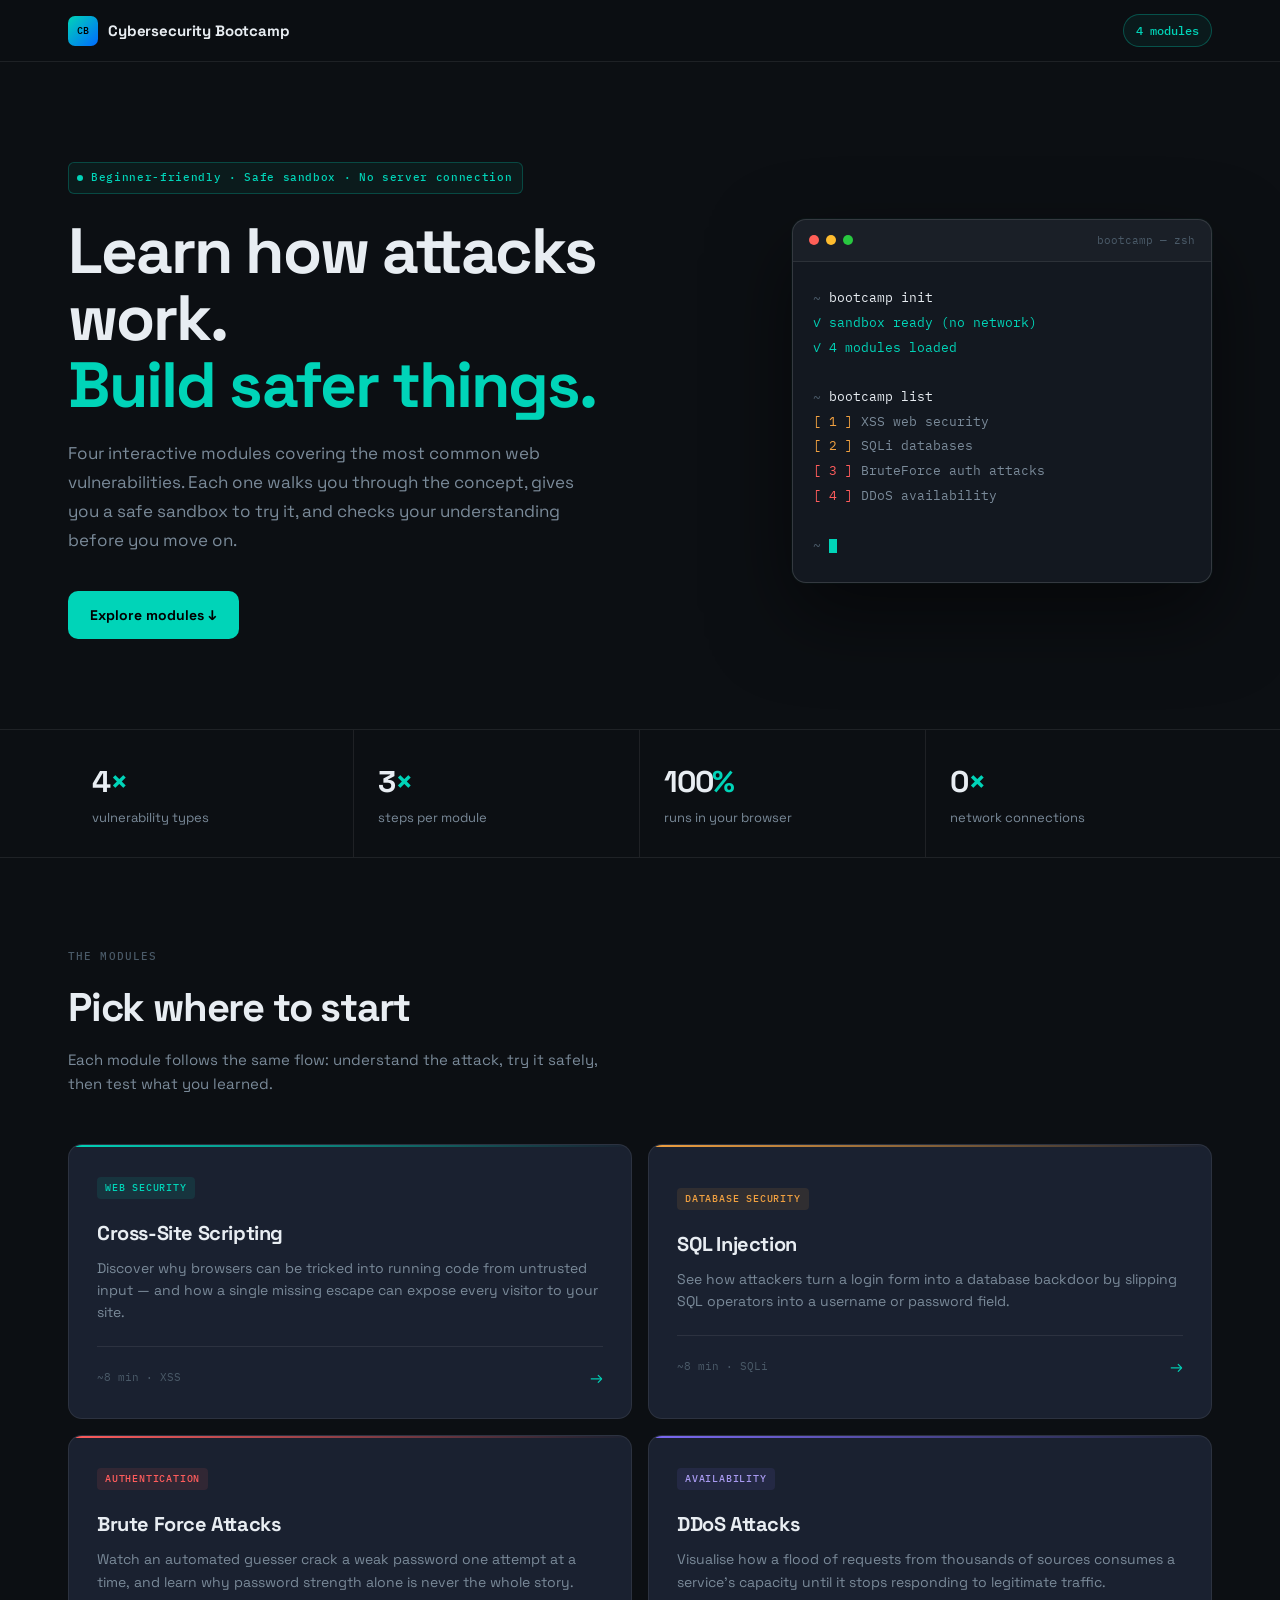
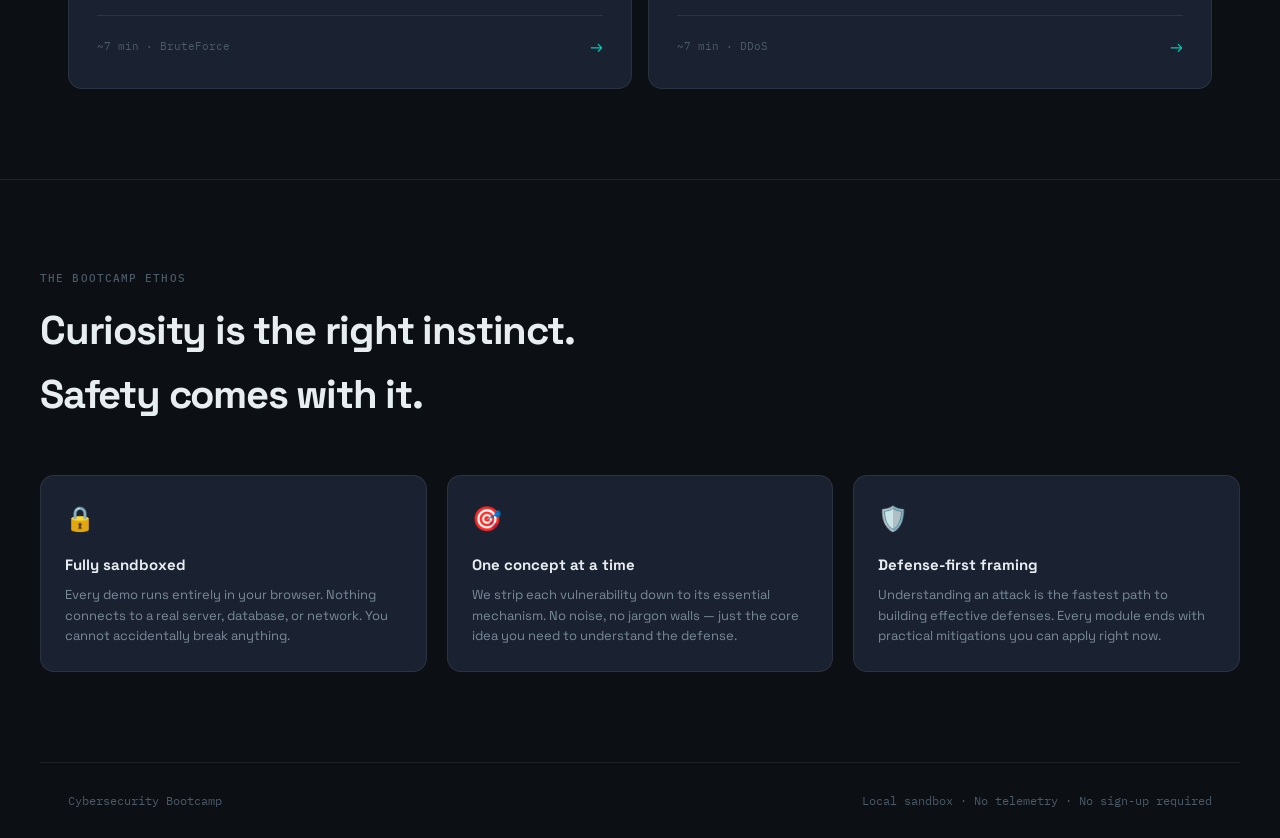
<file: index.html>
<!doctype html>
<html lang="en">
<head>
  <meta charset="utf-8">
  <meta name="viewport" content="width=device-width, initial-scale=1">
  <meta name="description" content="Cybersecurity Bootcamp — beginner-friendly interactive security lessons.">
  <title>Cybersecurity Bootcamp</title>
  <link rel="preconnect" href="https://fonts.googleapis.com">
  <link rel="preconnect" href="https://fonts.gstatic.com" crossorigin>
  <link href="https://fonts.googleapis.com/css2?family=IBM+Plex+Mono:wght@400;500&family=Space+Grotesk:wght@400;500;600;700&display=swap" rel="stylesheet">
  <link rel="stylesheet" href="css/styles.css">
</head>
<body>

  <nav class="nav">
    <div class="nav-inner">
      <a class="brand" href="#top">
        <div class="brand-icon">CB</div>
        Cybersecurity Bootcamp
      </a>
      <a class="nav-pill" href="#modules">4 modules</a>
    </div>
  </nav>

  <main id="top">

    <!-- HERO -->
    <section class="hero">
      <div>
        <div class="hero-kicker">Beginner-friendly · Safe sandbox · No server connection</div>
        <h1>Learn how attacks work.<br><em>Build safer things.</em></h1>
        <p class="hero-sub">
          Four interactive modules covering the most common web vulnerabilities.
          Each one walks you through the concept, gives you a safe sandbox to try it,
          and checks your understanding before you move on.
        </p>
        <a class="hero-cta" href="#modules">Explore modules ↓</a>
      </div>
      <div class="hero-terminal">
        <div class="term-bar">
          <div class="term-dot"></div>
          <div class="term-dot"></div>
          <div class="term-dot"></div>
          <span class="term-title">bootcamp — zsh</span>
        </div>
        <div class="term-body">
          <div class="term-line"><span class="p">~</span> <span class="cmd">bootcamp init</span></div>
          <div class="term-line"><span class="ok">✓ sandbox ready (no network)</span></div>
          <div class="term-line"><span class="ok">✓ 4 modules loaded</span></div>
          <div class="term-line">&nbsp;</div>
          <div class="term-line"><span class="p">~</span> <span class="cmd">bootcamp list</span></div>
          <div class="term-line"><span class="warn">[ 1 ]</span> XSS        web security</div>
          <div class="term-line"><span class="warn">[ 2 ]</span> SQLi       databases</div>
          <div class="term-line"><span class="err">[ 3 ]</span> BruteForce auth attacks</div>
          <div class="term-line"><span class="err">[ 4 ]</span> DDoS       availability</div>
          <div class="term-line">&nbsp;</div>
          <div class="term-line"><span class="p">~</span> <span class="term-cursor"></span></div>
        </div>
      </div>
    </section>

    <!-- STATS -->
    <div class="stats">
      <div class="stats-inner">
        <div class="stat-item">
          <div class="stat-num">4<span>×</span></div>
          <div class="stat-label">vulnerability types</div>
        </div>
        <div class="stat-item">
          <div class="stat-num">3<span>×</span></div>
          <div class="stat-label">steps per module</div>
        </div>
        <div class="stat-item">
          <div class="stat-num">100<span>%</span></div>
          <div class="stat-label">runs in your browser</div>
        </div>
        <div class="stat-item">
          <div class="stat-num">0<span>×</span></div>
          <div class="stat-label">network connections</div>
        </div>
      </div>
    </div>

    <!-- MODULES -->
    <section class="modules-section" id="modules">
      <div class="section-header">
        <div class="section-tag">THE MODULES</div>
        <h2>Pick where to start</h2>
        <p>Each module follows the same flow: understand the attack, try it safely, then test what you learned.</p>
      </div>

      <div class="module-grid">
        <button class="module-card" data-module="xss">
          <span class="module-tag tag-web">WEB SECURITY</span>
          <span class="module-title">Cross-Site Scripting</span>
          <span class="module-desc">Discover why browsers can be tricked into running code from untrusted input — and how a single missing escape can expose every visitor to your site.</span>
          <div class="module-footer">
            <span class="module-meta">~8 min · XSS</span>
            <span class="module-arrow">→</span>
          </div>
        </button>

        <button class="module-card" data-module="sql">
          <span class="module-tag tag-db">DATABASE SECURITY</span>
          <span class="module-title">SQL Injection</span>
          <span class="module-desc">See how attackers turn a login form into a database backdoor by slipping SQL operators into a username or password field.</span>
          <div class="module-footer">
            <span class="module-meta">~8 min · SQLi</span>
            <span class="module-arrow">→</span>
          </div>
        </button>

        <button class="module-card" data-module="bruteforce">
          <span class="module-tag tag-auth">AUTHENTICATION</span>
          <span class="module-title">Brute Force Attacks</span>
          <span class="module-desc">Watch an automated guesser crack a weak password one attempt at a time, and learn why password strength alone is never the whole story.</span>
          <div class="module-footer">
            <span class="module-meta">~7 min · BruteForce</span>
            <span class="module-arrow">→</span>
          </div>
        </button>

        <button class="module-card" data-module="ddos">
          <span class="module-tag tag-net">AVAILABILITY</span>
          <span class="module-title">DDoS Attacks</span>
          <span class="module-desc">Visualise how a flood of requests from thousands of sources consumes a service's capacity until it stops responding to legitimate traffic.</span>
          <div class="module-footer">
            <span class="module-meta">~7 min · DDoS</span>
            <span class="module-arrow">→</span>
          </div>
        </button>
      </div>
    </section>

    <!-- LESSON PANEL -->
    <section class="lesson-panel" id="lesson" hidden>
      <div class="lesson-wrap">
        <div class="lesson-topbar">
          <div class="lesson-breadcrumb">
            <span>Bootcamp</span>
            <span style="color:var(--dim)">›</span>
            <strong id="lesson-breadcrumb-title">Module</strong>
          </div>
          <button class="close-btn" id="closeLesson" aria-label="Close module">×</button>
        </div>

        <nav class="steps-nav" id="steps-nav">
          <button class="step-tab" id="tab-understand">
            <span class="step-num"><span class="step-num-inner">1</span></span>
            <span>Understand</span>
          </button>
          <button class="step-tab" id="tab-try">
            <span class="step-num"><span class="step-num-inner">2</span></span>
            <span>Try it</span>
          </button>
          <button class="step-tab" id="tab-reflect">
            <span class="step-num"><span class="step-num-inner">3</span></span>
            <span>Reflect</span>
          </button>
        </nav>

        <div class="step-content" id="pane-understand"></div>
        <div class="step-content" id="pane-try"></div>
        <div class="step-content" id="pane-reflect"></div>
      </div>
    </section>

    <!-- PRINCIPLES -->
    <section class="principles-section">
      <div class="principles-inner">
        <div class="section-tag">THE BOOTCAMP ETHOS</div>
        <h2>Curiosity is the right instinct.<br>Safety comes with it.</h2>
        <div class="principles-grid">
          <div class="principle-card">
            <div class="principle-icon">🔒</div>
            <h3>Fully sandboxed</h3>
            <p>Every demo runs entirely in your browser. Nothing connects to a real server, database, or network. You cannot accidentally break anything.</p>
          </div>
          <div class="principle-card">
            <div class="principle-icon">🎯</div>
            <h3>One concept at a time</h3>
            <p>We strip each vulnerability down to its essential mechanism. No noise, no jargon walls — just the core idea you need to understand the defense.</p>
          </div>
          <div class="principle-card">
            <div class="principle-icon">🛡️</div>
            <h3>Defense-first framing</h3>
            <p>Understanding an attack is the fastest path to building effective defenses. Every module ends with practical mitigations you can apply right now.</p>
          </div>
        </div>
      </div>
    </section>

  </main>

  <footer>
    <span>Cybersecurity Bootcamp</span>
    <span>Local sandbox · No telemetry · No sign-up required</span>
  </footer>

  <script src="js/app.js"></script>
</body>
</html>
</file>
<file: css/styles.css>
:root {
  --bg:        #0c0f13;
  --surface:   #131820;
  --card:      #1a2130;
  --line:      rgba(255,255,255,.08);
  --line-hi:   rgba(255,255,255,.14);
  --ink:       #e8edf2;
  --muted:     #7a8a99;
  --dim:       #4a5a68;
  --cyan:      #00d4b8;
  --cyan-glow: rgba(0,212,184,.12);
  --cyan-dark: #00a896;
  --amber:     #f0a040;
  --red:       #ff5c5c;
  --green:     #5edb8a;
  --mono:      'IBM Plex Mono', monospace;
  --sans:      'Space Grotesk', system-ui, sans-serif;
}

*, *::before, *::after { box-sizing: border-box; margin: 0; padding: 0; }
html { scroll-behavior: smooth; }
body {
  background: var(--bg);
  color: var(--ink);
  font-family: var(--sans);
  line-height: 1.6;
  -webkit-font-smoothing: antialiased;
}
button, input { font: inherit; }
button { cursor: pointer; }

/* ── NAV ── */
.nav {
  position: sticky; top: 0; z-index: 100;
  background: rgba(12,15,19,.88);
  backdrop-filter: blur(14px);
  border-bottom: 1px solid var(--line);
}
.nav-inner {
  max-width: 1200px; margin: 0 auto;
  padding: 14px 28px;
  display: flex; justify-content: space-between; align-items: center;
}
.brand {
  display: flex; align-items: center; gap: 10px;
  text-decoration: none; color: var(--ink);
  font-weight: 700; font-size: 15px; letter-spacing: -.01em;
}
.brand-icon {
  width: 30px; height: 30px; border-radius: 7px;
  background: linear-gradient(135deg, #00d4b8 0%, #006aff 100%);
  display: grid; place-items: center;
  font-family: var(--mono); font-size: 10px; font-weight: 500;
  color: #000; letter-spacing: .02em;
}
.nav-pill {
  font-size: 12px; font-family: var(--mono); font-weight: 500;
  color: var(--cyan); border: 1px solid rgba(0,212,184,.3);
  background: rgba(0,212,184,.06);
  padding: 6px 12px; border-radius: 20px; text-decoration: none;
}
.nav-pill:hover { background: rgba(0,212,184,.12); }

/* ── HERO ── */
.hero {
  max-width: 1200px; margin: 0 auto;
  padding: 100px 28px 90px;
  display: grid;
  grid-template-columns: 1fr 420px;
  gap: 64px; align-items: center;
}
.hero-kicker {
  display: inline-flex; align-items: center; gap: 8px;
  font-family: var(--mono); font-size: 11px; font-weight: 500;
  color: var(--cyan); letter-spacing: .06em;
  padding: 6px 10px 6px 8px;
  border: 1px solid rgba(0,212,184,.25);
  background: rgba(0,212,184,.06);
  border-radius: 6px; margin-bottom: 24px;
}
.hero-kicker::before {
  content: ''; display: block; width: 6px; height: 6px;
  border-radius: 50%; background: var(--cyan);
  animation: pulse 2s ease-in-out infinite;
}
@keyframes pulse { 0%,100% { opacity: 1; } 50% { opacity: .35; } }
h1 {
  font-size: clamp(38px, 5.5vw, 64px);
  font-weight: 700; line-height: 1.05;
  letter-spacing: -.03em; margin-bottom: 20px;
}
h1 em { font-style: normal; color: var(--cyan); }
.hero-sub {
  color: var(--muted); font-size: 17px; line-height: 1.7;
  max-width: 520px; margin-bottom: 36px;
}
.hero-cta {
  display: inline-flex; align-items: center; gap: 10px;
  padding: 13px 22px; border-radius: 10px;
  background: var(--cyan); color: #000;
  font-weight: 700; font-size: 14px; text-decoration: none;
  transition: .18s ease;
}
.hero-cta:hover { background: #00ffe6; transform: translateY(-1px); }

/* Terminal card */
.hero-terminal {
  border-radius: 14px; overflow: hidden;
  background: var(--surface);
  border: 1px solid var(--line-hi);
  box-shadow: 0 32px 80px rgba(0,0,0,.5), 0 0 0 1px rgba(0,212,184,.04);
}
.term-bar {
  display: flex; align-items: center; gap: 7px;
  padding: 12px 16px;
  background: rgba(255,255,255,.03);
  border-bottom: 1px solid var(--line);
}
.term-dot { width: 10px; height: 10px; border-radius: 50%; }
.term-dot:nth-child(1) { background: #ff5f57; }
.term-dot:nth-child(2) { background: #febc2e; }
.term-dot:nth-child(3) { background: #28c840; }
.term-title { margin-left: auto; font-family: var(--mono); font-size: 11px; color: var(--dim); }
.term-body { padding: 24px 20px; font-family: var(--mono); font-size: 13px; line-height: 1.9; }
.term-line { color: var(--muted); }
.term-line .p   { color: var(--dim); }
.term-line .cmd { color: var(--ink); }
.term-line .ok  { color: var(--cyan); }
.term-line .warn{ color: var(--amber); }
.term-line .err { color: var(--red); }
.term-cursor {
  display: inline-block; width: 8px; height: 14px;
  background: var(--cyan); vertical-align: middle;
  animation: blink 1.1s step-end infinite;
}
@keyframes blink { 50% { opacity: 0; } }

/* ── STATS ── */
.stats { border-top: 1px solid var(--line); border-bottom: 1px solid var(--line); }
.stats-inner {
  max-width: 1200px; margin: 0 auto; padding: 0 28px;
  display: grid; grid-template-columns: repeat(4, 1fr);
}
.stat-item { padding: 28px 24px; border-right: 1px solid var(--line); }
.stat-item:last-child { border-right: 0; }
.stat-num { font-size: 30px; font-weight: 700; letter-spacing: -.04em; }
.stat-num span { color: var(--cyan); }
.stat-label { color: var(--muted); font-size: 13px; margin-top: 2px; }

/* ── MODULES ── */
.modules-section { padding: 90px 28px; max-width: 1200px; margin: 0 auto; }
.section-header { margin-bottom: 48px; }
.section-tag {
  font-family: var(--mono); font-size: 11px; font-weight: 500;
  color: var(--dim); letter-spacing: .1em; margin-bottom: 10px;
}
h2 { font-size: clamp(28px, 3.5vw, 40px); font-weight: 700; letter-spacing: -.03em; }
.section-header p { color: var(--muted); font-size: 15px; margin-top: 8px; max-width: 560px; }

.module-grid { display: grid; grid-template-columns: repeat(2, 1fr); gap: 16px; }
.module-card {
  background: var(--card); border: 1px solid var(--line);
  border-radius: 14px; padding: 28px;
  text-align: left; color: var(--ink);
  transition: .2s ease; position: relative; overflow: hidden;
}
.module-card::after {
  content: ''; position: absolute;
  top: 0; left: 0; right: 0; height: 2px;
  background: linear-gradient(90deg, var(--glow-color, transparent) 0%, transparent 100%);
  transition: .2s;
}
.module-card:hover { border-color: var(--line-hi); transform: translateY(-3px); box-shadow: 0 20px 50px rgba(0,0,0,.4); }
.module-card:hover::after { background: linear-gradient(90deg, var(--glow-color, var(--cyan)) 0%, transparent 60%); }
[data-module="xss"]        { --glow-color: #00d4b8; }
[data-module="sql"]        { --glow-color: #f0a040; }
[data-module="bruteforce"] { --glow-color: #ff5c5c; }
[data-module="ddos"]       { --glow-color: #7c6af5; }

.module-tag {
  font-family: var(--mono); font-size: 10px; font-weight: 500;
  letter-spacing: .08em; padding: 3px 8px;
  border-radius: 4px; margin-bottom: 18px; display: inline-block;
}
.tag-web  { color: var(--cyan);  background: rgba(0,212,184,.1);  }
.tag-db   { color: var(--amber); background: rgba(240,160,64,.1);  }
.tag-auth { color: var(--red);   background: rgba(255,92,92,.1);   }
.tag-net  { color: #a89af0;      background: rgba(124,106,245,.1); }

.module-title  { font-size: 20px; font-weight: 700; letter-spacing: -.02em; display: block; margin-bottom: 8px; }
.module-desc   { color: var(--muted); font-size: 14px; line-height: 1.6; display: block; }
.module-footer {
  display: flex; align-items: center; justify-content: space-between;
  margin-top: 22px; padding-top: 18px; border-top: 1px solid var(--line);
}
.module-meta  { font-family: var(--mono); font-size: 11px; color: var(--dim); }
.module-arrow { color: var(--cyan); font-size: 16px; transition: .2s; }
.module-card:hover .module-arrow { transform: translateX(4px); }

/* ── LESSON PANEL ── */
.lesson-panel { margin: 0 auto 80px; max-width: 1200px; padding: 0 28px; }
.lesson-panel[hidden] { display: none; }

.lesson-wrap {
  background: var(--surface); border: 1px solid var(--line-hi);
  border-radius: 18px; overflow: hidden;
}
.lesson-topbar {
  display: flex; align-items: center; justify-content: space-between;
  padding: 16px 24px; border-bottom: 1px solid var(--line);
  background: rgba(255,255,255,.02);
}
.lesson-breadcrumb {
  display: flex; align-items: center; gap: 8px;
  font-family: var(--mono); font-size: 12px; color: var(--dim);
}
.lesson-breadcrumb strong { color: var(--ink); font-weight: 500; }
.close-btn {
  width: 30px; height: 30px; border-radius: 7px;
  border: 1px solid var(--line); background: transparent;
  color: var(--dim); font-size: 18px; line-height: 1;
  display: grid; place-items: center; transition: .15s;
}
.close-btn:hover { border-color: var(--line-hi); color: var(--ink); background: var(--card); }

.steps-nav { display: flex; border-bottom: 1px solid var(--line); background: var(--bg); }
.step-tab {
  flex: 1; padding: 14px 20px;
  display: flex; align-items: center; gap: 10px;
  border: 0; background: transparent; color: var(--dim);
  font-size: 13px; font-weight: 600;
  border-bottom: 2px solid transparent;
  transition: .18s; cursor: default; opacity: .45;
}
.step-tab.active { color: var(--ink); border-bottom-color: var(--cyan); opacity: 1; cursor: pointer; background: rgba(255,255,255,.02); }
.step-tab.done   { color: var(--cyan); opacity: .7; cursor: pointer; }
.step-tab.done:hover { opacity: 1; }
.step-num {
  width: 22px; height: 22px; border-radius: 50%;
  display: grid; place-items: center;
  font-family: var(--mono); font-size: 10px; font-weight: 500;
  border: 1.5px solid currentColor; flex-shrink: 0;
}
.step-tab.done .step-num::after { content: '✓'; }
.step-tab.done .step-num-inner  { display: none; }

.step-content { display: none; padding: 36px; }
.step-content.active { display: block; }

/* Understand */
.understand-layout { display: grid; grid-template-columns: 1fr 1fr; gap: 28px; align-items: start; }
.explain-prose { color: #b8c8d8; font-size: 16px; line-height: 1.75; }
.explain-prose p { margin-bottom: 14px; }
.explain-prose p:last-child { margin-bottom: 0; }
.key-box {
  background: var(--card); border: 1px solid var(--line);
  border-left: 3px solid var(--cyan);
  border-radius: 0 10px 10px 0; padding: 18px 20px; margin-top: 22px;
}
.key-box-label { font-family: var(--mono); font-size: 10px; font-weight: 500; color: var(--cyan); letter-spacing: .1em; margin-bottom: 8px; }
.key-box p { font-size: 14px; color: var(--ink); line-height: 1.6; margin: 0; }

.attack-diagram { background: var(--card); border: 1px solid var(--line); border-radius: 12px; padding: 24px; }
.diag-title { font-family: var(--mono); font-size: 10px; color: var(--dim); letter-spacing: .1em; margin-bottom: 18px; }
.diag-step { display: flex; align-items: flex-start; gap: 12px; margin-bottom: 14px; }
.diag-step:last-child { margin-bottom: 0; }
.diag-num {
  width: 22px; height: 22px; flex-shrink: 0;
  border-radius: 50%; font-family: var(--mono); font-size: 11px;
  display: grid; place-items: center; margin-top: 2px;
}
.diag-num.good { background: rgba(0,212,184,.15);  color: var(--cyan); }
.diag-num.bad  { background: rgba(255,92,92,.15);   color: var(--red); }
.diag-num.warn { background: rgba(240,160,64,.15);  color: var(--amber); }
.diag-text { font-size: 13px; color: var(--muted); line-height: 1.5; }
.diag-text strong { color: var(--ink); font-weight: 600; }

/* Try */
.try-layout { display: grid; grid-template-columns: 1fr 1fr; gap: 28px; align-items: start; }
.try-pane-label { font-family: var(--mono); font-size: 10px; color: var(--dim); letter-spacing: .1em; margin-bottom: 14px; }
.hint-box {
  background: rgba(240,160,64,.07); border: 1px solid rgba(240,160,64,.2);
  border-radius: 10px; padding: 14px 16px;
  font-size: 13px; color: var(--amber); line-height: 1.5; margin-bottom: 18px;
}
.hint-box strong { display: block; margin-bottom: 4px; }
.field { display: grid; gap: 6px; margin-bottom: 14px; }
.field label { font-size: 12px; font-weight: 600; color: var(--muted); }
.field input {
  background: var(--bg); border: 1px solid var(--line-hi);
  border-radius: 8px; padding: 11px 13px; color: var(--ink);
  outline: none; font-size: 14px; width: 100%; font-family: var(--mono);
}
.field input:focus { border-color: var(--cyan); box-shadow: 0 0 0 3px rgba(0,212,184,.1); }
.run-btn {
  width: 100%; padding: 12px; border: 0; border-radius: 8px;
  background: var(--cyan); color: #000; font-weight: 700; font-size: 14px; transition: .18s;
}
.run-btn:hover    { background: #00ffe6; }
.run-btn:disabled { opacity: .4; cursor: not-allowed; }

.output-pane { background: var(--bg); border: 1px solid var(--line); border-radius: 10px; overflow: hidden; min-height: 200px; }
.output-bar {
  padding: 10px 14px; border-bottom: 1px solid var(--line);
  display: flex; align-items: center; gap: 7px; background: var(--card);
}
.dot { width: 8px; height: 8px; border-radius: 50%; background: var(--dim); }
.output-bar-title { font-family: var(--mono); font-size: 11px; color: var(--dim); margin-left: auto; }
.output-body { padding: 18px; font-family: var(--mono); font-size: 13px; line-height: 1.8; color: var(--muted); min-height: 160px; }
.out-ok   { color: var(--green); }
.out-warn { color: var(--amber); }
.out-bad  { color: var(--red); }
.out-key  { color: var(--cyan); }

.result-banner { margin-top: 20px; padding: 16px 18px; border-radius: 10px; font-size: 14px; line-height: 1.6; display: none; }
.result-banner.show   { display: block; }
.result-banner.safe   { background: rgba(94,219,138,.08);  border: 1px solid rgba(94,219,138,.25);  color: var(--green); }
.result-banner.danger { background: rgba(255,92,92,.08);   border: 1px solid rgba(255,92,92,.25);   color: var(--red); }
.result-banner.info   { background: rgba(0,212,184,.08);   border: 1px solid rgba(0,212,184,.25);   color: var(--cyan); }
.result-banner strong { display: block; font-size: 13px; margin-bottom: 4px; }

.progress-row { display: flex; align-items: center; gap: 12px; margin: 16px 0; }
.progress-track { flex: 1; height: 8px; background: var(--line); border-radius: 20px; overflow: hidden; }
.progress-fill { height: 100%; width: 0; background: linear-gradient(90deg, var(--cyan), #006aff); border-radius: 20px; transition: width .1s linear; }
.progress-fill.danger { background: linear-gradient(90deg, var(--amber), var(--red)); }
.progress-stat { font-family: var(--mono); font-size: 12px; color: var(--muted); min-width: 100px; text-align: right; }

.traffic-viz {
  height: 140px; border: 1px solid var(--line); border-radius: 10px;
  display: flex; align-items: flex-end; gap: 2px;
  padding: 10px; overflow: hidden; margin: 16px 0;
}
.traffic-bar { flex: 1; min-height: 4px; border-radius: 3px 3px 0 0; background: var(--cyan); opacity: .6; }

/* Reflect */
.reflect-layout { display: grid; grid-template-columns: 1fr 1fr; gap: 28px; }
.quiz-area h3, .defense-list h3 { font-size: 17px; font-weight: 700; letter-spacing: -.02em; margin-bottom: 18px; }
.quiz-q { font-size: 15px; color: var(--ink); margin-bottom: 14px; line-height: 1.5; }
.quiz-opts { display: grid; gap: 8px; }
.quiz-opt {
  padding: 12px 16px; border-radius: 9px;
  border: 1px solid var(--line); background: var(--card);
  color: var(--ink); font-size: 14px; text-align: left; transition: .15s; cursor: pointer;
}
.quiz-opt:hover   { border-color: var(--cyan); background: rgba(0,212,184,.05); }
.quiz-opt.correct { border-color: var(--green); background: rgba(94,219,138,.08); color: var(--green); }
.quiz-opt.wrong   { border-color: var(--red);   background: rgba(255,92,92,.08);  color: var(--red); }
.quiz-feedback { margin-top: 14px; padding: 14px 16px; border-radius: 9px; font-size: 13px; line-height: 1.6; display: none; }
.quiz-feedback.show { display: block; }
.quiz-feedback.good { background: rgba(94,219,138,.08); border: 1px solid rgba(94,219,138,.25); color: #8fe8a8; }
.quiz-feedback.bad  { background: rgba(255,92,92,.08);  border: 1px solid rgba(255,92,92,.25);  color: #ff9494; }

.defense-item { display: flex; gap: 12px; padding: 14px 16px; background: var(--card); border: 1px solid var(--line); border-radius: 10px; margin-bottom: 10px; }
.defense-icon { font-size: 18px; flex-shrink: 0; margin-top: 1px; }
.defense-text { font-size: 14px; line-height: 1.55; }
.defense-text strong { color: var(--ink); font-weight: 600; display: block; margin-bottom: 2px; }
.defense-text span   { color: var(--muted); font-size: 13px; }

.next-btn {
  margin-top: 24px; padding: 12px 20px;
  background: transparent; border: 1px solid var(--line);
  border-radius: 9px; color: var(--muted); font-size: 14px; transition: .18s; cursor: pointer;
}
.next-btn:hover         { border-color: var(--cyan); color: var(--cyan); }
.next-btn.primary       { background: var(--cyan); border-color: var(--cyan); color: #000; font-weight: 700; }
.next-btn.primary:hover { background: #00ffe6; }

/* ── PRINCIPLES ── */
.principles-section { border-top: 1px solid var(--line); padding: 90px 28px; }
.principles-inner   { max-width: 1200px; margin: 0 auto; }
.principles-inner .section-tag { margin-bottom: 12px; }
.principles-inner h2 { margin-bottom: 48px; max-width: 600px; }
.principles-grid { display: grid; grid-template-columns: repeat(3, 1fr); gap: 20px; }
.principle-card { background: var(--card); border: 1px solid var(--line); border-radius: 14px; padding: 24px; }
.principle-icon { font-size: 24px; margin-bottom: 14px; }
.principle-card h3 { font-size: 15px; font-weight: 700; margin-bottom: 8px; }
.principle-card p  { font-size: 13px; color: var(--muted); line-height: 1.6; }

/* ── FOOTER ── */
footer {
  border-top: 1px solid var(--line); max-width: 1200px; margin: 0 auto;
  padding: 28px; display: flex; justify-content: space-between; align-items: center;
  font-family: var(--mono); font-size: 12px; color: var(--dim);
}

[hidden] { display: none !important; }

@media (max-width: 900px) {
  .hero { grid-template-columns: 1fr; padding: 60px 20px 50px; gap: 40px; }
  .stats-inner { grid-template-columns: repeat(2, 1fr); }
  .stat-item:nth-child(2) { border-right: 0; }
  .stat-item:nth-child(3) { border-top: 1px solid var(--line); border-right: 1px solid var(--line); }
  .stat-item:nth-child(4) { border-top: 1px solid var(--line); }
  .module-grid { grid-template-columns: 1fr; }
  .understand-layout, .try-layout, .reflect-layout { grid-template-columns: 1fr; }
  .principles-grid { grid-template-columns: 1fr; }
  footer { flex-direction: column; gap: 8px; text-align: center; }
}
@media (max-width: 600px) {
  .step-tab span:not(.step-num) { display: none; }
  .steps-nav { padding: 0 8px; }
  .step-content { padding: 20px; }
}
</file>
